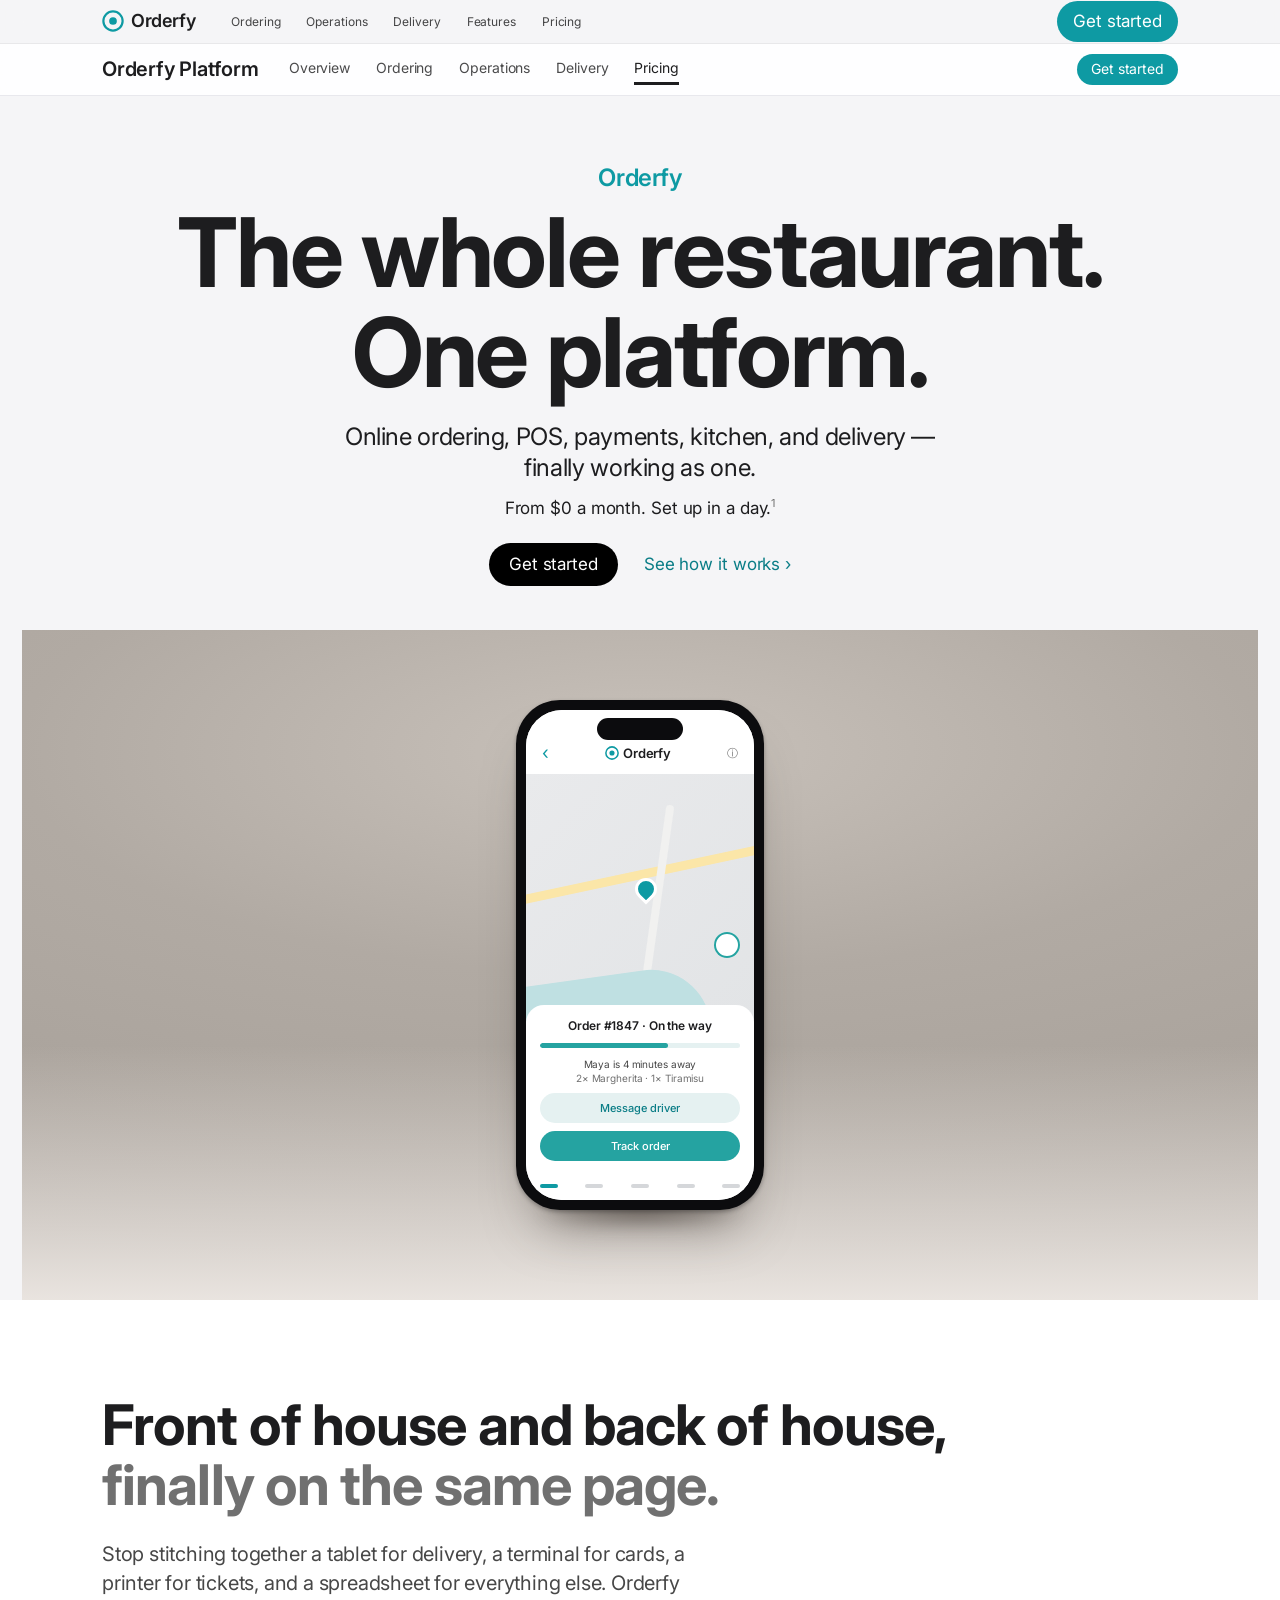
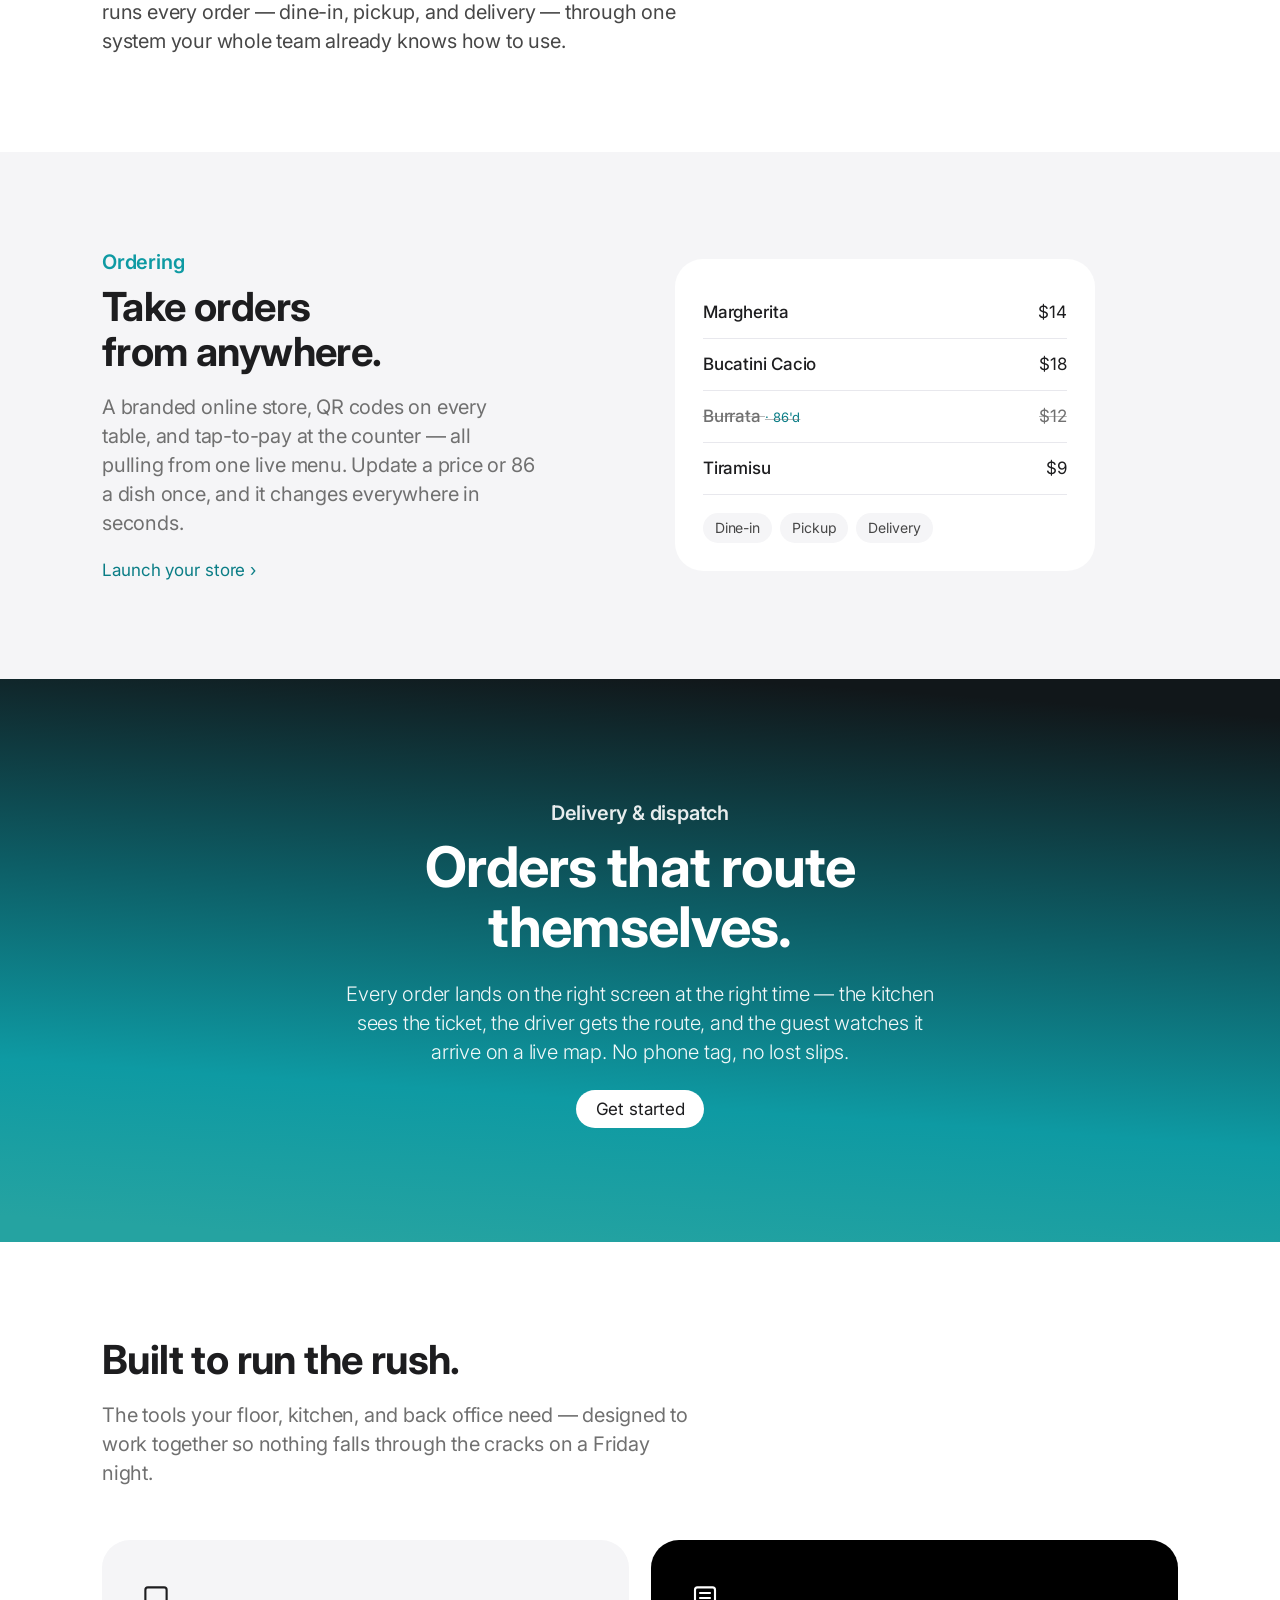
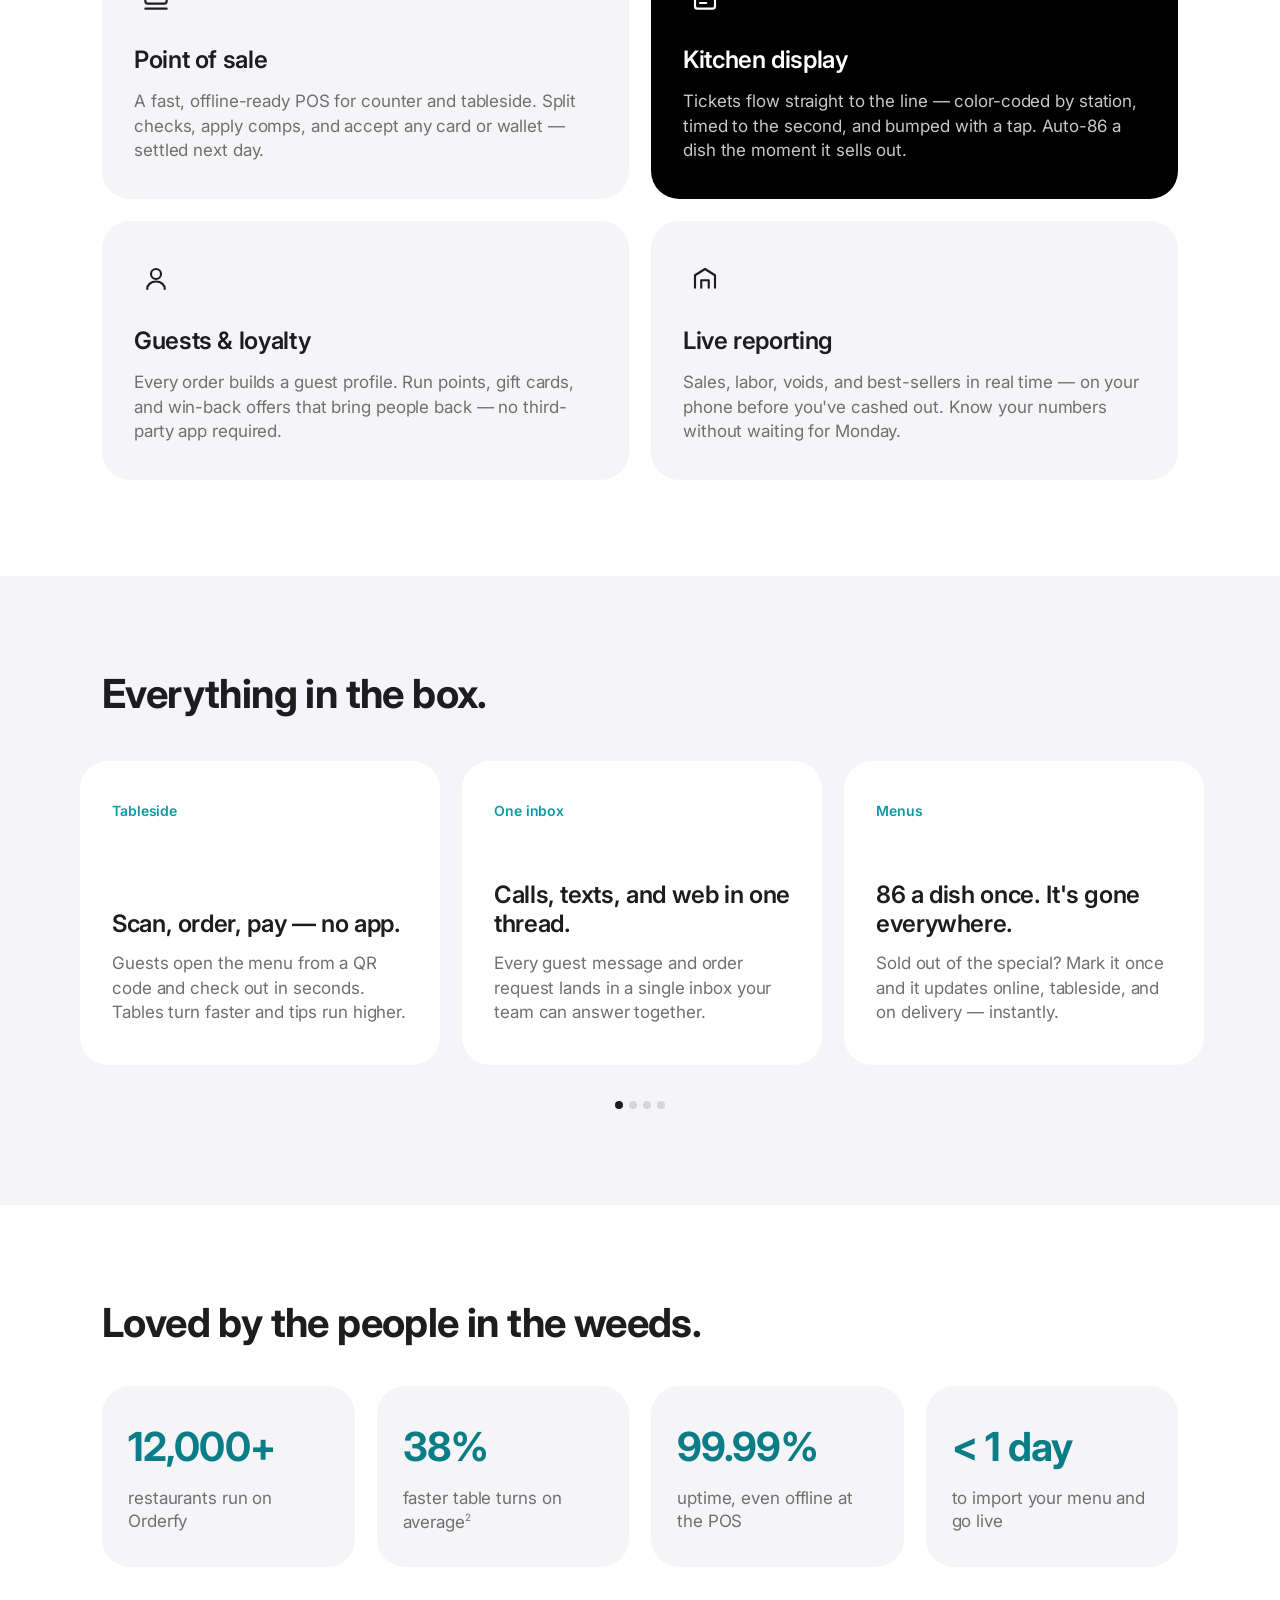
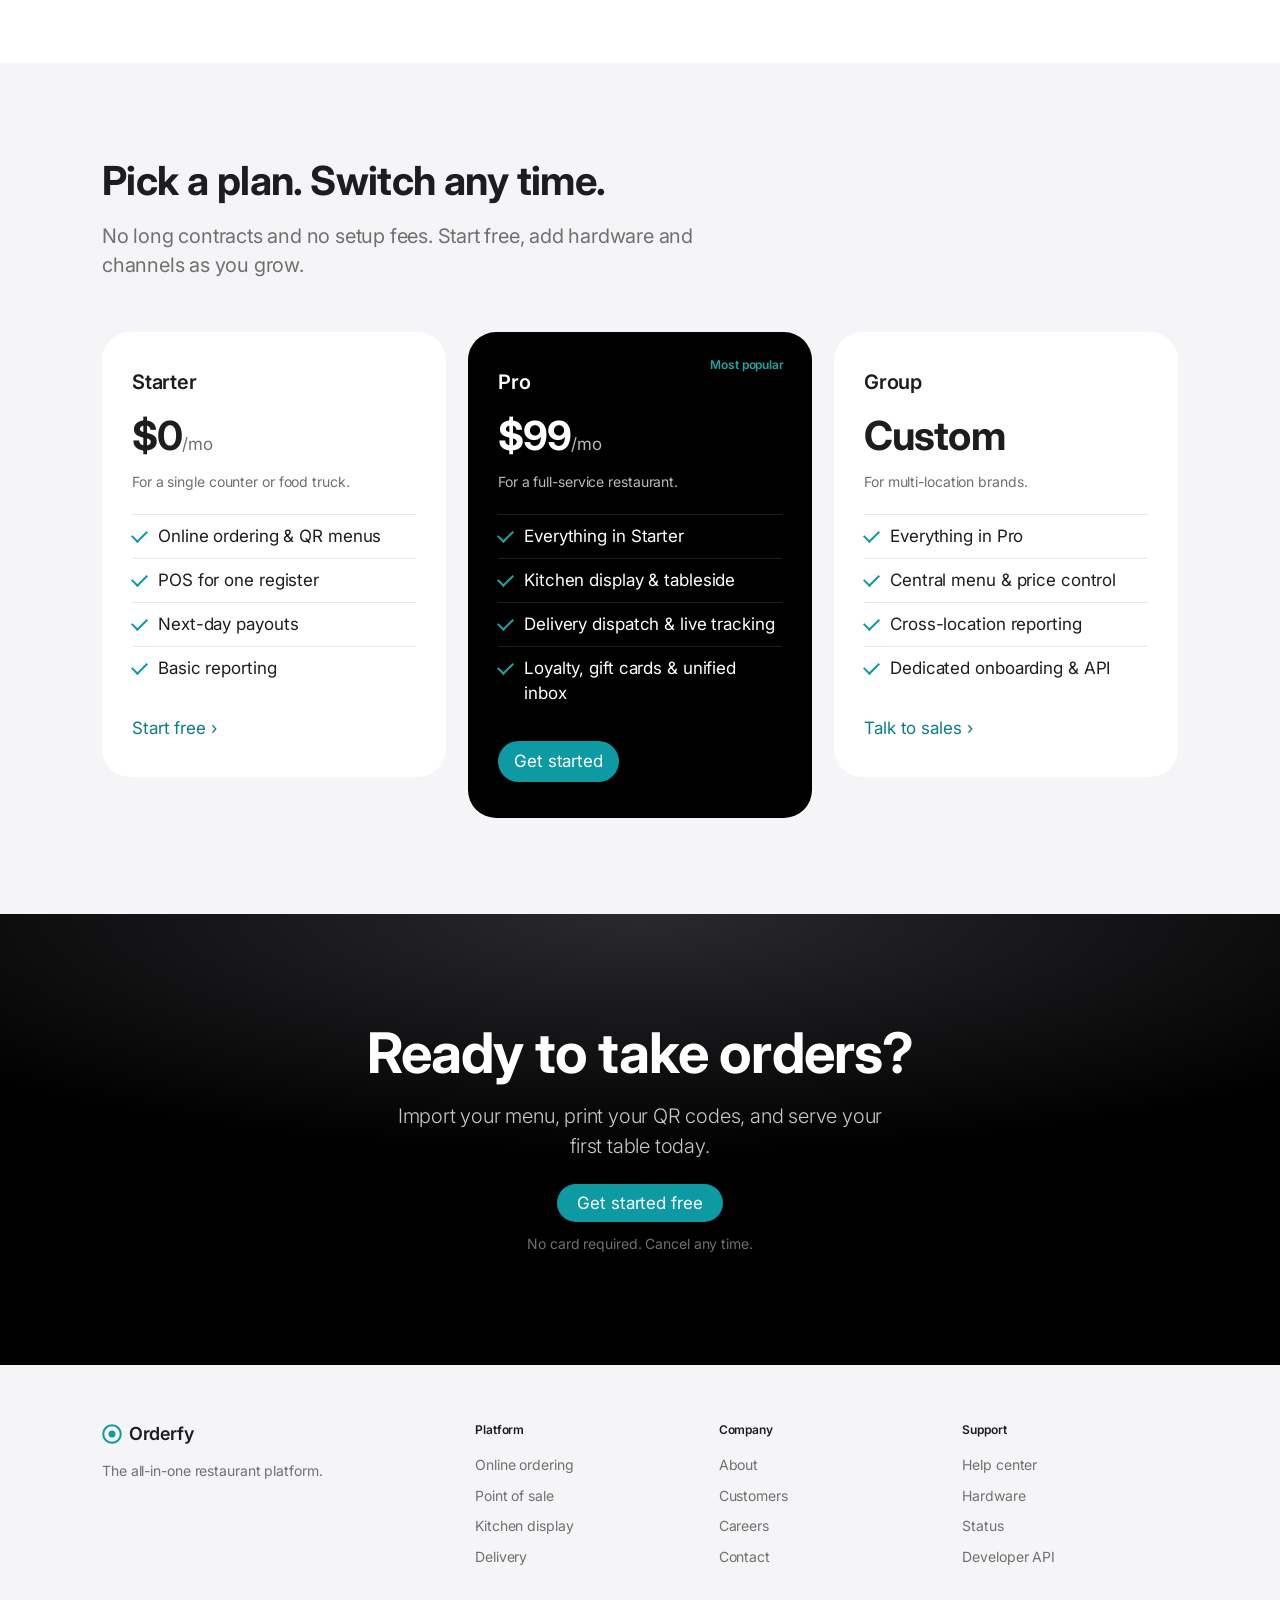
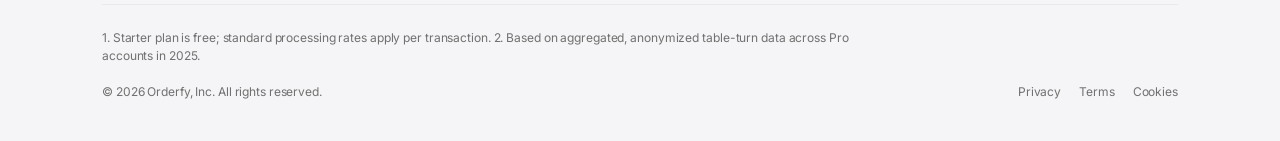
<file: index.html>
<!DOCTYPE html>
<html lang="en">
<head>
  <meta charset="UTF-8" />
  <meta name="viewport" content="width=device-width, initial-scale=1.0" />
  <title>Orderfy — The all-in-one restaurant platform</title>
  <meta name="description" content="Orderfy is the all-in-one platform to run your restaurant — online ordering, POS, payments, kitchen display, and delivery, in one place. Set up in a day." />
  <link rel="preconnect" href="https://fonts.googleapis.com" />
  <link rel="preconnect" href="https://fonts.gstatic.com" crossorigin />
  <link href="https://fonts.googleapis.com/css2?family=Inter:wght@300;400;500;600;700&display=swap" rel="stylesheet" />
  <link rel="stylesheet" href="styles.css" />
</head>
<body id="top">
  <!-- ===== Global navigation ===== -->
  <header class="globalnav" id="globalnav">
    <div class="globalnav-inner">
      <a href="#top" class="brand" aria-label="Orderfy home">
        <svg class="brand-mark" width="22" height="22" viewBox="0 0 24 24" aria-hidden="true">
          <circle cx="12" cy="12" r="10.5" fill="none" stroke="currentColor" stroke-width="2.4"/>
          <circle cx="12" cy="12" r="4.2" fill="currentColor"/>
        </svg>
        <span class="brand-word">Orderfy</span>
      </a>
      <nav class="globalnav-links" aria-label="Primary">
        <a href="#ordering">Ordering</a>
        <a href="#operations">Operations</a>
        <a href="#delivery">Delivery</a>
        <a href="#highlights">Features</a>
        <a href="#pricing">Pricing</a>
      </nav>
      <a href="#pricing" class="btn-buy">Get started</a>
    </div>
  </header>

  <!-- ===== Sticky product sub-nav ===== -->
  <nav class="subnav" id="subnav" aria-label="Page sections">
    <div class="subnav-inner">
      <span class="subnav-title">Orderfy Platform</span>
      <div class="subnav-links">
        <a href="#top" class="is-active">Overview</a>
        <a href="#ordering">Ordering</a>
        <a href="#operations">Operations</a>
        <a href="#delivery">Delivery</a>
        <a href="#pricing">Pricing</a>
      </div>
      <a href="#pricing" class="btn-buy btn-buy-sm">Get started</a>
    </div>
  </nav>

  <main>
    <!-- ===== Hero ===== -->
    <section class="hero">
      <p class="hero-eyebrow">Orderfy</p>
      <h1 class="hero-title">The whole restaurant.<br />One platform.</h1>
      <p class="hero-sub">Online ordering, POS, payments, kitchen, and delivery — finally working as one.</p>
      <p class="hero-price">From $0 a month. Set up in a day.<sup>1</sup></p>
      <div class="hero-actions">
        <a href="#pricing" class="btn-pill-dark">Get started</a>
        <a href="#ordering" class="link-arrow">See how it works ›</a>
      </div>

      <!-- Animated product stage — replays the brand film: logo, then a phone
           that flips from its back to reveal the live-order app, settling in
           the warm studio and floating gently. -->
      <div class="stage">
        <div class="intro-logo" aria-hidden="true">
          <svg width="46" height="46" viewBox="0 0 24 24">
            <circle cx="12" cy="12" r="10.5" fill="none" stroke="currentColor" stroke-width="2.4"/>
            <circle cx="12" cy="12" r="4.2" fill="currentColor"/>
          </svg>
          <span>Orderfy</span>
        </div>
        <div class="stage-shadow" aria-hidden="true"></div>
        <div class="phone-floater">
          <div class="phone-flip">
            <div class="phone-back" aria-hidden="true">
              <span class="cam">
                <span></span><span></span><span></span>
              </span>
            </div>
            <div class="phone phone-front" role="img" aria-label="The Orderfy app showing a live driver on a map with an active order card">
              <div class="phone-notch"></div>
              <div class="phone-screen">
            <div class="app-topbar">
              <span class="app-back">‹</span>
              <span class="app-brand">
                <svg width="14" height="14" viewBox="0 0 24 24" aria-hidden="true">
                  <circle cx="12" cy="12" r="10.5" fill="none" stroke="currentColor" stroke-width="2.6"/>
                  <circle cx="12" cy="12" r="4.4" fill="currentColor"/>
                </svg>
                Orderfy
              </span>
              <span class="app-info">ⓘ</span>
            </div>
            <div class="app-map">
              <span class="map-road map-road-1"></span>
              <span class="map-road map-road-2"></span>
              <span class="map-river"></span>
              <span class="map-pin"></span>
              <span class="map-driver"></span>
            </div>
            <div class="app-card">
              <p class="app-card-title">Order #1847 · On the way</p>
              <div class="app-progress"><span></span></div>
              <p class="app-card-line">Maya is 4 minutes away</p>
              <p class="app-card-line app-card-muted">2× Margherita · 1× Tiramisu</p>
              <button class="app-btn-ghost" type="button">Message driver</button>
              <button class="app-btn-primary" type="button">Track order</button>
            </div>
            <div class="app-tabbar">
              <span class="is-active"></span><span></span><span></span><span></span><span></span>
            </div>
              </div>
            </div>
          </div>
        </div>
      </div>
    </section>

    <!-- ===== Intro statement (white band) ===== -->
    <section class="band band-white">
      <div class="container">
        <h2 class="band-statement">
          Front of house and back of house,
          <span class="muted">finally on the same page.</span>
        </h2>
        <p class="band-lead">
          Stop stitching together a tablet for delivery, a terminal for cards, a printer for
          tickets, and a spreadsheet for everything else. Orderfy runs every order — dine-in,
          pickup, and delivery — through one system your whole team already knows how to use.
        </p>
      </div>
    </section>

    <!-- ===== Ordering: 2-column split (fog band) ===== -->
    <section class="band band-fog" id="ordering">
      <div class="container split">
        <div class="split-text">
          <p class="kicker">Ordering</p>
          <h2 class="heading">Take orders<br />from anywhere.</h2>
          <p class="copy">
            A branded online store, QR codes on every table, and tap-to-pay at the counter —
            all pulling from one live menu. Update a price or 86 a dish once, and it changes
            everywhere in seconds.
          </p>
          <a href="#pricing" class="link-inline">Launch your store ›</a>
        </div>
        <div class="split-visual">
          <div class="mini-card">
            <div class="menu-row"><span class="menu-name">Margherita</span><span class="menu-price">$14</span></div>
            <div class="menu-row"><span class="menu-name">Bucatini Cacio</span><span class="menu-price">$18</span></div>
            <div class="menu-row menu-86"><span class="menu-name">Burrata <em>· 86'd</em></span><span class="menu-price">$12</span></div>
            <div class="menu-row"><span class="menu-name">Tiramisu</span><span class="menu-price">$9</span></div>
            <div class="menu-foot">
              <span class="chip">Dine-in</span>
              <span class="chip">Pickup</span>
              <span class="chip">Delivery</span>
            </div>
          </div>
        </div>
      </div>
    </section>

    <!-- ===== Teal gradient showcase (full bleed) ===== -->
    <section class="showcase" id="delivery">
      <div class="showcase-inner">
        <p class="showcase-kicker">Delivery &amp; dispatch</p>
        <h2 class="showcase-title">Orders that route themselves.</h2>
        <p class="showcase-sub">
          Every order lands on the right screen at the right time — the kitchen sees the ticket,
          the driver gets the route, and the guest watches it arrive on a live map. No phone tag,
          no lost slips.
        </p>
        <a href="#pricing" class="btn-pill-dark">Get started</a>
      </div>
    </section>

    <!-- ===== Operations: 2x2 feature grid (white band) ===== -->
    <section class="band band-white" id="operations">
      <div class="container">
        <header class="section-head">
          <h2 class="heading">Built to run the rush.</h2>
          <p class="copy copy-wide">
            The tools your floor, kitchen, and back office need — designed to work together
            so nothing falls through the cracks on a Friday night.
          </p>
        </header>
        <div class="grid-2x2">
          <article class="feature-card">
            <div class="card-icon">
              <svg viewBox="0 0 24 24" aria-hidden="true"><rect x="3.5" y="3.5" width="17" height="13" rx="2"/><line x1="3.5" y1="20.5" x2="20.5" y2="20.5"/></svg>
            </div>
            <h3 class="card-title">Point of sale</h3>
            <p class="card-copy">A fast, offline-ready POS for counter and tableside. Split checks, apply comps, and accept any card or wallet — settled next day.</p>
          </article>
          <article class="feature-card feature-card-dark">
            <div class="card-icon">
              <svg viewBox="0 0 24 24" aria-hidden="true"><rect x="4" y="3.5" width="16" height="17" rx="2"/><line x1="8" y1="8" x2="16" y2="8"/><line x1="8" y1="12" x2="16" y2="12"/><line x1="8" y1="16" x2="13" y2="16"/></svg>
            </div>
            <h3 class="card-title">Kitchen display</h3>
            <p class="card-copy">Tickets flow straight to the line — color-coded by station, timed to the second, and bumped with a tap. Auto-86 a dish the moment it sells out.</p>
          </article>
          <article class="feature-card">
            <div class="card-icon">
              <svg viewBox="0 0 24 24" aria-hidden="true"><circle cx="12" cy="8" r="4"/><path d="M5 20c0-3.5 3-6 7-6s7 2.5 7 6"/></svg>
            </div>
            <h3 class="card-title">Guests &amp; loyalty</h3>
            <p class="card-copy">Every order builds a guest profile. Run points, gift cards, and win-back offers that bring people back — no third-party app required.</p>
          </article>
          <article class="feature-card">
            <div class="card-icon">
              <svg viewBox="0 0 24 24" aria-hidden="true"><path d="M4 19V9l8-5 8 5v10"/><path d="M9 19v-6h6v6"/></svg>
            </div>
            <h3 class="card-title">Live reporting</h3>
            <p class="card-copy">Sales, labor, voids, and best-sellers in real time — on your phone before you've cashed out. Know your numbers without waiting for Monday.</p>
          </article>
        </div>
      </div>
    </section>

    <!-- ===== Highlights carousel (fog band) ===== -->
    <section class="band band-fog" id="highlights">
      <div class="container">
        <h2 class="heading section-head-tight">Everything in the box.</h2>
      </div>
      <div class="carousel" role="list">
        <article class="slide" role="listitem">
          <p class="slide-eyebrow">Tableside</p>
          <h3 class="slide-title">Scan, order, pay — no app.</h3>
          <p class="slide-copy">Guests open the menu from a QR code and check out in seconds. Tables turn faster and tips run higher.</p>
        </article>
        <article class="slide" role="listitem">
          <p class="slide-eyebrow">One inbox</p>
          <h3 class="slide-title">Calls, texts, and web in one thread.</h3>
          <p class="slide-copy">Every guest message and order request lands in a single inbox your team can answer together.</p>
        </article>
        <article class="slide" role="listitem">
          <p class="slide-eyebrow">Menus</p>
          <h3 class="slide-title">86 a dish once. It's gone everywhere.</h3>
          <p class="slide-copy">Sold out of the special? Mark it once and it updates online, tableside, and on delivery — instantly.</p>
        </article>
        <article class="slide" role="listitem">
          <p class="slide-eyebrow">Payments</p>
          <h3 class="slide-title">Tap, chip, wallet, or online.</h3>
          <p class="slide-copy">One flat rate across every channel, with deposits the next business day and no surprise fees.</p>
        </article>
      </div>
      <div class="dots" aria-hidden="true">
        <span class="dot is-active"></span><span class="dot"></span><span class="dot"></span><span class="dot"></span>
      </div>
    </section>

    <!-- ===== Numbers band (white) ===== -->
    <section class="band band-white">
      <div class="container">
        <h2 class="heading section-head-tight">Loved by the people in the weeds.</h2>
        <div class="stats">
          <div class="stat"><span class="stat-num">12,000+</span><span class="stat-label">restaurants run on Orderfy</span></div>
          <div class="stat"><span class="stat-num">38%</span><span class="stat-label">faster table turns on average<sup>2</sup></span></div>
          <div class="stat"><span class="stat-num">99.99%</span><span class="stat-label">uptime, even offline at the POS</span></div>
          <div class="stat"><span class="stat-num">&lt; 1 day</span><span class="stat-label">to import your menu and go live</span></div>
        </div>
      </div>
    </section>

    <!-- ===== Pricing (fog band) ===== -->
    <section class="band band-fog" id="pricing">
      <div class="container">
        <header class="section-head">
          <h2 class="heading">Pick a plan. Switch any time.</h2>
          <p class="copy copy-wide">No long contracts and no setup fees. Start free, add hardware and channels as you grow.</p>
        </header>
        <div class="plans">
          <article class="plan">
            <h3 class="plan-name">Starter</h3>
            <p class="plan-price">$0<span>/mo</span></p>
            <p class="plan-note">For a single counter or food truck.</p>
            <ul class="plan-list">
              <li>Online ordering &amp; QR menus</li>
              <li>POS for one register</li>
              <li>Next-day payouts</li>
              <li>Basic reporting</li>
            </ul>
            <a href="#" class="plan-cta link-inline">Start free ›</a>
          </article>
          <article class="plan plan-featured">
            <span class="plan-badge">Most popular</span>
            <h3 class="plan-name">Pro</h3>
            <p class="plan-price">$99<span>/mo</span></p>
            <p class="plan-note">For a full-service restaurant.</p>
            <ul class="plan-list">
              <li>Everything in Starter</li>
              <li>Kitchen display &amp; tableside</li>
              <li>Delivery dispatch &amp; live tracking</li>
              <li>Loyalty, gift cards &amp; unified inbox</li>
            </ul>
            <a href="#" class="btn-buy plan-cta-buy">Get started</a>
          </article>
          <article class="plan">
            <h3 class="plan-name">Group</h3>
            <p class="plan-price">Custom</p>
            <p class="plan-note">For multi-location brands.</p>
            <ul class="plan-list">
              <li>Everything in Pro</li>
              <li>Central menu &amp; price control</li>
              <li>Cross-location reporting</li>
              <li>Dedicated onboarding &amp; API</li>
            </ul>
            <a href="#" class="plan-cta link-inline">Talk to sales ›</a>
          </article>
        </div>
      </div>
    </section>

    <!-- ===== Closing CTA (dark stage) ===== -->
    <section class="cta">
      <div class="container center">
        <h2 class="cta-title">Ready to take orders?</h2>
        <p class="cta-sub">Import your menu, print your QR codes, and serve your first table today.</p>
        <a href="#" class="btn-pill-dark">Get started free</a>
        <p class="cta-fine">No card required. Cancel any time.</p>
      </div>
    </section>
  </main>

  <!-- ===== Footer ===== -->
  <footer class="footer">
    <div class="container">
      <div class="footer-grid">
        <div class="footer-brand">
          <a href="#top" class="brand">
            <svg class="brand-mark" width="20" height="20" viewBox="0 0 24 24" aria-hidden="true">
              <circle cx="12" cy="12" r="10.5" fill="none" stroke="currentColor" stroke-width="2.4"/>
              <circle cx="12" cy="12" r="4.2" fill="currentColor"/>
            </svg>
            <span class="brand-word">Orderfy</span>
          </a>
          <p class="footer-tag">The all-in-one restaurant platform.</p>
        </div>
        <div class="footer-col">
          <h4>Platform</h4>
          <a href="#ordering">Online ordering</a>
          <a href="#operations">Point of sale</a>
          <a href="#operations">Kitchen display</a>
          <a href="#delivery">Delivery</a>
        </div>
        <div class="footer-col">
          <h4>Company</h4>
          <a href="#">About</a>
          <a href="#">Customers</a>
          <a href="#">Careers</a>
          <a href="#">Contact</a>
        </div>
        <div class="footer-col">
          <h4>Support</h4>
          <a href="#">Help center</a>
          <a href="#">Hardware</a>
          <a href="#">Status</a>
          <a href="#">Developer API</a>
        </div>
      </div>
      <div class="footer-fine">
        <p>1. Starter plan is free; standard processing rates apply per transaction. 2. Based on aggregated, anonymized table-turn data across Pro accounts in 2025.</p>
        <div class="footer-bottom">
          <span>© 2026 Orderfy, Inc. All rights reserved.</span>
          <span class="footer-legal"><a href="#">Privacy</a><a href="#">Terms</a><a href="#">Cookies</a></span>
        </div>
      </div>
    </div>
  </footer>

  <script src="script.js"></script>
</body>
</html>
</file>
<file: styles.css>
/* =========================================================
   Orderfy — Apple "gallery wall" style reference (design.md)
   Single accent swapped from Azure blue to the Orderfy teal
   sampled from the brand film; warm-taupe studio stage echoes
   the product video. Elevation is color-value only — no shadows
   on content cards (the phone/stage keep film-accurate depth).
   ========================================================= */

:root {
  /* Neutrals (Apple) */
  --color-ink: #1d1d1f;
  --color-graphite: #707070;
  --color-slate: #474747;
  --color-ash: #333333;
  --color-fog: #f5f5f7;
  --color-snow: #ffffff;
  --color-obsidian: #000000;
  --color-silver-mist: #e8e8ed;

  /* Orderfy brand teal — the sole permission-to-act color.
     Sampled from the logo (#0096a2) and CTA button (#25a3a1). */
  --color-teal: #0e9aa3;          /* primary CTA fill */
  --color-teal-deep: #0a7d86;     /* darker — inline links / hover */
  --color-teal-bright: #25a3a1;   /* app accent / progress */

  /* Warm taupe studio (from the brand film) */
  --taupe-top: #b1aaa3;
  --taupe-bottom: #d6cfc9;

  /* Typography — Inter substitutes for SF Pro per design.md */
  --font-display: 'Inter', ui-sans-serif, system-ui, -apple-system, BlinkMacSystemFont, "Segoe UI", Roboto, sans-serif;
  --font-text: var(--font-display);

  /* Type scale */
  --text-caption: 12px;
  --text-body-sm: 14px;
  --text-body: 17px;
  --text-subheading: 20px;
  --text-heading-sm: 24px;
  --text-heading: 40px;
  --text-heading-lg: 56px;
  --text-display: 96px;

  /* Radii */
  --radius-cards: 28px;
  --radius-pill: 999px;

  /* Layout */
  --page-max: 1120px;
  --nav-h: 44px;
  --subnav-h: 52px;
}

* { box-sizing: border-box; margin: 0; padding: 0; }

html { scroll-behavior: smooth; scroll-padding-top: calc(var(--nav-h) + var(--subnav-h)); }

body {
  font-family: var(--font-text);
  background: var(--color-fog);
  color: var(--color-ink);
  font-size: var(--text-body);
  line-height: 1.47;
  letter-spacing: -0.1px;
  -webkit-font-smoothing: antialiased;
  text-rendering: optimizeLegibility;
}

a { color: inherit; text-decoration: none; }

.container { max-width: var(--page-max); margin: 0 auto; padding: 0 22px; }
.center { text-align: center; }

/* ===================== Global nav ===================== */
.globalnav {
  position: sticky; top: 0; z-index: 60;
  height: var(--nav-h);
  background: rgba(245, 245, 247, 0.8);
  backdrop-filter: saturate(180%) blur(20px);
  -webkit-backdrop-filter: saturate(180%) blur(20px);
  border-bottom: 1px solid rgba(0, 0, 0, 0.05);
}
.globalnav-inner {
  max-width: var(--page-max); margin: 0 auto; height: 100%;
  display: flex; align-items: center; gap: 28px;
  padding: 0 22px;
}
.brand { display: inline-flex; align-items: center; gap: 7px; color: var(--color-teal); }
.brand-mark { color: var(--color-teal); flex: none; }
.brand-word { font-size: 18px; font-weight: 600; letter-spacing: -0.4px; color: var(--color-ink); }
.globalnav-links { display: flex; gap: 26px; margin-left: 8px; }
.globalnav-links a {
  font-size: var(--text-caption); font-weight: 400; color: var(--color-ink);
  opacity: 0.82; transition: opacity 0.1s ease;
}
.globalnav-links a:hover { opacity: 1; }
.btn-buy {
  margin-left: auto;
  background: var(--color-teal); color: #fff;
  font-size: var(--text-body); font-weight: 400;
  padding: 8px 16px; border-radius: var(--radius-pill);
  transition: background-color 0.1s ease;
}
.btn-buy:hover { background: var(--color-teal-deep); }
.btn-buy-sm { font-size: var(--text-body-sm); padding: 5px 14px; }

/* ===================== Sticky sub-nav ===================== */
.subnav {
  position: sticky; top: var(--nav-h); z-index: 55;
  height: var(--subnav-h);
  background: rgba(255, 255, 255, 0.9);
  backdrop-filter: saturate(180%) blur(20px);
  -webkit-backdrop-filter: saturate(180%) blur(20px);
  border-bottom: 1px solid var(--color-silver-mist);
}
.subnav-inner {
  max-width: var(--page-max); margin: 0 auto; height: 100%;
  display: flex; align-items: center; gap: 24px; padding: 0 22px;
}
.subnav-title { font-size: var(--text-subheading); font-weight: 600; letter-spacing: -0.2px; }
.subnav-links { display: flex; gap: 26px; margin-left: 6px; }
.subnav-links a {
  font-size: var(--text-body-sm); color: var(--color-ink);
  opacity: 0.8; padding: 4px 0; border-bottom: 3px solid transparent;
  transition: opacity 0.1s ease;
}
.subnav-links a:hover { opacity: 1; }
.subnav-links a.is-active { opacity: 1; border-bottom-color: var(--color-ink); }
.subnav .btn-buy { margin-left: auto; }

@media (max-width: 720px) {
  .globalnav-links, .subnav-title, .subnav-links { display: none; }
}

/* ===================== Hero ===================== */
.hero { text-align: center; padding: 64px 22px 0; background: var(--color-fog); }
.hero-eyebrow {
  font-size: var(--text-heading-sm); font-weight: 600; letter-spacing: -0.36px;
  color: var(--color-teal); margin-bottom: 8px;
}
.hero-title {
  font-size: clamp(46px, 8.4vw, var(--text-display));
  font-weight: 700; line-height: 1.04; letter-spacing: -2.11px;
}
.hero-sub {
  font-size: var(--text-heading-sm); font-weight: 400; letter-spacing: -0.36px;
  color: var(--color-ink); margin: 18px auto 0; max-width: 640px; line-height: 1.3;
}
.hero-price { font-size: var(--text-body); margin-top: 12px; color: var(--color-ink); }
.hero-price sup { color: var(--color-graphite); font-size: 11px; }
.hero-actions {
  margin-top: 22px; display: flex; gap: 26px; justify-content: center; align-items: center;
}
.btn-pill-dark {
  background: var(--color-obsidian); color: #fff;
  font-size: var(--text-body); padding: 9px 20px; border-radius: var(--radius-pill);
  transition: opacity 0.1s ease;
}
.btn-pill-dark:hover { opacity: 0.86; }
.link-arrow, .link-inline { color: var(--color-teal-deep); font-size: var(--text-body); }
.link-arrow:hover, .link-inline:hover { text-decoration: underline; }

/* Warm studio stage (from the brand film) */
.stage {
  margin-top: 44px;
  background:
    radial-gradient(120% 80% at 50% 18%, #c8c1ba 0%, var(--taupe-top) 42%, #a59e97 100%);
  background-color: var(--taupe-top);
  width: 100%;
  padding: 70px 22px 90px;
  display: flex; justify-content: center;
  position: relative; overflow: hidden;
  perspective: 1400px;
}
.stage::after { /* soft floor light */
  content: ""; position: absolute; left: 0; right: 0; bottom: 0; height: 38%;
  background: linear-gradient(180deg, transparent, rgba(245, 240, 236, 0.85));
}

/* ---- Brand-film intro: logo, then a phone flips from back to front ---- */

/* Stage 1: the Orderfy logo, centered, fades out as the phone arrives */
.intro-logo {
  position: absolute; top: 50%; left: 50%;
  transform: translate(-50%, -50%);
  display: flex; align-items: center; gap: 14px;
  color: var(--color-teal); z-index: 4;
  animation: hero-logo 3.4s ease forwards;
}
.intro-logo svg { width: 46px; height: 46px; }
.intro-logo span { font-size: 48px; font-weight: 600; letter-spacing: -1.6px; }
@keyframes hero-logo {
  0%   { opacity: 0; transform: translate(-50%, -50%) scale(0.92); }
  14%  { opacity: 1; transform: translate(-50%, -50%) scale(1); }
  52%  { opacity: 1; transform: translate(-50%, -50%) scale(1); }
  74%  { opacity: 0; transform: translate(-50%, -50%) scale(1.04); }
  100% { opacity: 0; }
}

/* Soft floor shadow that breathes with the float */
.stage-shadow {
  position: absolute; bottom: 70px; left: 50%;
  width: 210px; height: 34px; border-radius: 50%;
  background: radial-gradient(ellipse at center, rgba(60,52,46,0.5), rgba(60,52,46,0) 70%);
  filter: blur(7px); z-index: 1;
  transform: translateX(-50%);
  opacity: 0;
  animation: shadow-in 1s ease 1.3s forwards, shadow-pulse 6s ease-in-out 4.6s infinite;
}
@keyframes shadow-in { to { opacity: 1; } }
@keyframes shadow-pulse {
  0%, 100% { transform: translateX(-50%) scale(1);    opacity: 0.55; }
  50%      { transform: translateX(-50%) scale(0.82); opacity: 0.38; }
}

/* Stage 2+3: floater handles the gentle vertical bob (after the reveal) */
.phone-floater {
  position: relative; z-index: 2;
  transform-style: preserve-3d;
  animation: phone-bob 6s ease-in-out 4.6s infinite backwards;
}
@keyframes phone-bob {
  0%, 100% { transform: translateY(0); }
  50%      { transform: translateY(-14px); }
}

/* The flip rig: rotates from the phone's back (~210°) round to the front (0°) */
.phone-flip {
  position: relative;
  width: 248px; height: 510px;
  transform-style: preserve-3d;
  animation: phone-reveal 3s ease 1.3s both;
}
@keyframes phone-reveal {
  0%   { opacity: 0; transform: rotateY(215deg) scale(0.9); }
  16%  { opacity: 1; transform: rotateY(188deg) scale(0.95); }
  100% { opacity: 1; transform: rotateY(0deg)   scale(1); }
}

/* Shared faces */
.phone-front, .phone-back {
  position: absolute; inset: 0;
  border-radius: 44px;
}
/* Cross-fade the two faces in lockstep with the flip. The swap happens at the
   edge-on moment (~58% of the reveal, angle ≈ 90°) where the phone is a thin
   sliver, so the front never shows mirrored. This is more reliable than
   backface-visibility, which composited overflow children (screen, map) ignore. */
.phone-front { animation: face-front 3s ease 1.3s both; }
.phone-back  { animation: face-back  3s ease 1.3s both; }
@keyframes face-front { 0%, 54% { opacity: 0; } 60%, 100% { opacity: 1; } }
@keyframes face-back  { 0%, 54% { opacity: 1; } 60%, 100% { opacity: 0; } }

/* Front face = the device + screen */
.phone {
  background: #0c0c0e;
  padding: 10px;
  box-shadow: 0 2px 4px rgba(0,0,0,0.3), 0 36px 50px -22px rgba(60,52,46,0.5);
}

/* Back face = dark titanium with a camera bump */
.phone-back {
  background: linear-gradient(150deg, #46464a 0%, #232326 55%, #161618 100%);
  transform: rotateY(180deg);
  box-shadow: 0 2px 4px rgba(0,0,0,0.3), 0 36px 50px -22px rgba(60,52,46,0.5);
}
.phone-back .cam {
  position: absolute; top: 20px; left: 20px;
  width: 84px; height: 84px; padding: 11px;
  border-radius: 24px;
  background: rgba(0,0,0,0.32);
  display: grid; grid-template-columns: 1fr 1fr; grid-template-rows: 1fr 1fr; gap: 8px;
}
.phone-back .cam span {
  width: 28px; height: 28px; border-radius: 50%;
  background: radial-gradient(circle at 35% 30%, #6a6a6f, #0c0c0e 70%);
  box-shadow: inset 0 0 0 2px #2c2c30;
}
.phone-back .cam span:nth-child(3) { grid-column: 1; }
.phone-notch {
  position: absolute; top: 18px; left: 50%; transform: translateX(-50%);
  width: 86px; height: 22px; background: #0c0c0e; border-radius: 999px; z-index: 4;
}
.phone-screen {
  width: 100%; height: 100%; background: #f3f4f5; border-radius: 36px; overflow: hidden;
  display: flex; flex-direction: column;
}
.app-topbar {
  display: flex; align-items: center; justify-content: space-between;
  padding: 30px 16px 8px; background: #fff; font-size: 11px; color: var(--color-graphite);
}
.app-back { font-size: 18px; color: var(--color-teal); }
.app-brand { display: inline-flex; align-items: center; gap: 4px; font-size: 13px; font-weight: 600; color: var(--color-ink); }
.app-brand svg { color: var(--color-teal); }
.app-map {
  position: relative; flex: 1; min-height: 150px;
  background:
    linear-gradient(135deg, #e9eaec 0%, #e2e4e6 100%);
  overflow: hidden;
}
.map-road { position: absolute; background: #fbe6a8; border-radius: 4px; }
.map-road-1 { top: 38%; left: -10%; width: 130%; height: 9px; transform: rotate(-12deg); }
.map-road-2 { top: 12%; left: 55%; width: 8px; height: 90%; transform: rotate(8deg); background: #f1f1f0; }
.map-river { position: absolute; bottom: -10%; left: -10%; width: 90%; height: 70px; background: #bfe0e2; border-radius: 0 60px 0 0; transform: rotate(-8deg); }
.map-pin {
  position: absolute; top: 42%; left: 48%; width: 22px; height: 22px;
  background: var(--color-teal); border-radius: 50% 50% 50% 0; transform: rotate(-45deg);
  border: 3px solid #fff;
}
.map-driver {
  position: absolute; top: 64%; right: 14px; width: 26px; height: 26px;
  background: #fff; border-radius: 50%;
  box-shadow: inset 0 0 0 2px var(--color-teal-bright);
}
.app-card { background: #fff; padding: 12px 14px 14px; border-radius: 18px 18px 0 0; margin-top: -16px; position: relative; z-index: 3; }
.app-card-title { font-size: 12px; font-weight: 600; color: var(--color-ink); }
.app-progress { height: 5px; border-radius: 999px; background: #e5f1f1; margin: 8px 0 9px; overflow: hidden; }
.app-progress span { display: block; height: 100%; width: 64%; background: var(--color-teal-bright); border-radius: 999px; }
.app-card-line { font-size: 10px; color: var(--color-slate); line-height: 1.4; }
.app-card-muted { color: var(--color-graphite); }
.app-btn-ghost, .app-btn-primary {
  width: 100%; border: 0; border-radius: 999px; font-size: 11px; font-weight: 500;
  padding: 8px 0; margin-top: 8px; cursor: pointer; font-family: inherit;
}
.app-btn-ghost { background: #e5f1f1; color: var(--color-teal-deep); }
.app-btn-primary { background: var(--color-teal-bright); color: #fff; }
.app-tabbar {
  display: flex; justify-content: space-around; padding: 9px 0 12px; background: #fff;
}
.app-tabbar span { width: 18px; height: 4px; border-radius: 999px; background: #d5d7da; }
.app-tabbar span.is-active { background: var(--color-teal); }

/* ===================== Bands ===================== */
.band { padding: 96px 0; }
.band-white { background: var(--color-snow); }
.band-fog { background: var(--color-fog); }

.band-statement {
  font-size: clamp(30px, 5vw, var(--text-heading-lg));
  font-weight: 700; line-height: 1.07; letter-spacing: -0.9px; max-width: 880px;
}
.band-statement .muted { color: var(--color-graphite); }
.band-lead {
  margin-top: 24px; max-width: 620px;
  font-size: var(--text-subheading); font-weight: 400; letter-spacing: -0.2px;
  line-height: 1.45; color: var(--color-slate);
}

.heading {
  font-size: clamp(30px, 4.4vw, var(--text-heading));
  font-weight: 700; line-height: 1.12; letter-spacing: -0.6px;
}
.kicker { font-size: var(--text-subheading); font-weight: 600; color: var(--color-teal); letter-spacing: -0.2px; margin-bottom: 8px; }
.copy {
  margin-top: 18px; color: var(--color-graphite);
  font-size: var(--text-subheading); font-weight: 400; letter-spacing: -0.2px; line-height: 1.45;
}
.copy-wide { max-width: 600px; }

.section-head { margin-bottom: 52px; }
.section-head-tight { margin-bottom: 40px; }

/* ---- Split layout ---- */
.split { display: grid; grid-template-columns: 0.85fr 1.15fr; gap: 56px; align-items: center; }
.split-text .link-inline { display: inline-block; margin-top: 20px; }
.split-visual { display: flex; justify-content: center; }

.mini-card {
  background: var(--color-snow); border-radius: var(--radius-cards);
  padding: 28px; width: 100%; max-width: 420px;
}
.menu-row { display: flex; justify-content: space-between; align-items: baseline; padding: 13px 0; border-bottom: 1px solid var(--color-silver-mist); }
.menu-name { font-size: var(--text-body); font-weight: 500; }
.menu-name em { color: var(--color-graphite); font-style: normal; font-weight: 400; font-size: 13px; }
.menu-price { font-size: var(--text-body); color: var(--color-ink); }
.menu-86 .menu-name, .menu-86 .menu-price { color: var(--color-graphite); text-decoration: line-through; text-decoration-color: rgba(112,112,112,0.5); }
.menu-86 .menu-name em { text-decoration: none; color: var(--color-teal-deep); }
.menu-foot { display: flex; gap: 8px; margin-top: 18px; }
.chip {
  font-size: var(--text-body-sm); padding: 5px 12px; border-radius: 999px;
  background: var(--color-fog); color: var(--color-slate);
}

/* ===================== Teal gradient showcase ===================== */
.showcase {
  /* dark-to-teal theatrical gradient, mirroring the design.md finish showcases */
  background: linear-gradient(184deg, #11171a 6%, #0d5e66 42%, var(--color-teal) 72%, var(--color-teal-bright) 96%);
  color: #fff; text-align: center;
  padding: 120px 22px;
}
.showcase-inner { max-width: 720px; margin: 0 auto; }
.showcase-kicker { font-size: var(--text-subheading); font-weight: 600; letter-spacing: -0.2px; opacity: 0.9; }
.showcase-title { font-size: clamp(34px, 5vw, var(--text-heading-lg)); font-weight: 700; line-height: 1.07; letter-spacing: -0.9px; margin-top: 10px; }
.showcase-sub { font-size: var(--text-subheading); font-weight: 300; line-height: 1.45; letter-spacing: -0.2px; margin: 22px auto 30px; max-width: 600px; opacity: 0.95; }
.showcase .btn-pill-dark { background: #fff; color: var(--color-ink); }
.showcase .btn-pill-dark:hover { opacity: 0.9; }

/* ===================== 2x2 feature grid ===================== */
.grid-2x2 { display: grid; grid-template-columns: 1fr 1fr; gap: 22px; }
.feature-card {
  background: var(--color-fog); border-radius: var(--radius-cards);
  padding: 36px 32px; min-height: 240px;
}
.feature-card-dark { background: var(--color-obsidian); color: #fff; }
.card-icon {
  width: 44px; height: 44px; margin-bottom: 22px;
  display: flex; align-items: center; justify-content: center;
}
.card-icon svg { width: 30px; height: 30px; fill: none; stroke: var(--color-ink); stroke-width: 1.7; stroke-linecap: round; stroke-linejoin: round; }
.feature-card-dark .card-icon svg { stroke: #fff; }
.card-title { font-size: var(--text-heading-sm); font-weight: 600; letter-spacing: -0.36px; }
.card-copy { margin-top: 12px; font-size: var(--text-body); color: var(--color-graphite); line-height: 1.45; }
.feature-card-dark .card-copy { color: #c8c8cc; }

/* ===================== Carousel ===================== */
.carousel {
  display: flex; gap: 22px; overflow-x: auto; scroll-snap-type: x mandatory;
  padding: 4px 22px 8px; max-width: calc(var(--page-max) + 44px); margin: 0 auto;
  -webkit-overflow-scrolling: touch;
}
.carousel::-webkit-scrollbar { display: none; }
.slide {
  flex: 0 0 360px; scroll-snap-align: center;
  background: var(--color-snow); border-radius: var(--radius-cards);
  padding: 40px 32px; min-height: 300px;
  display: flex; flex-direction: column;
}
.slide-eyebrow { font-size: var(--text-body-sm); font-weight: 600; color: var(--color-teal); margin-bottom: auto; }
.slide-title { font-size: var(--text-heading-sm); font-weight: 600; letter-spacing: -0.36px; margin-top: 60px; line-height: 1.2; }
.slide-copy { margin-top: 12px; font-size: var(--text-body); color: var(--color-graphite); line-height: 1.45; }
.dots { display: flex; gap: 6px; justify-content: center; margin-top: 28px; }
.dot { width: 8px; height: 8px; border-radius: 999px; background: rgba(210,210,215,0.9); }
.dot.is-active { background: var(--color-ink); }

/* ===================== Stats ===================== */
.stats { display: grid; grid-template-columns: repeat(4, 1fr); gap: 22px; }
.stat { background: var(--color-fog); border-radius: var(--radius-cards); padding: 32px 26px; }
.stat-num { display: block; font-size: var(--text-heading); font-weight: 700; letter-spacing: -0.9px; color: var(--color-teal-deep); }
.stat-label { display: block; margin-top: 10px; font-size: var(--text-body); color: var(--color-graphite); line-height: 1.4; }
.stat-label sup { font-size: 10px; }

/* ===================== Pricing ===================== */
.plans { display: grid; grid-template-columns: repeat(3, 1fr); gap: 22px; align-items: start; }
.plan { background: var(--color-snow); border-radius: var(--radius-cards); padding: 36px 30px; position: relative; }
.plan-featured { background: var(--color-obsidian); color: #fff; }
.plan-badge {
  position: absolute; top: 24px; right: 28px;
  font-size: var(--text-caption); font-weight: 600; color: var(--color-teal-bright);
}
.plan-name { font-size: var(--text-subheading); font-weight: 600; letter-spacing: -0.2px; }
.plan-price { font-size: var(--text-heading); font-weight: 700; letter-spacing: -0.9px; margin-top: 10px; }
.plan-price span { font-size: var(--text-body); font-weight: 400; color: var(--color-graphite); letter-spacing: -0.1px; }
.plan-featured .plan-price span { color: #b8babf; }
.plan-note { font-size: var(--text-body-sm); color: var(--color-graphite); margin-top: 6px; }
.plan-featured .plan-note { color: #b8babf; }
.plan-list { list-style: none; margin: 22px 0 26px; }
.plan-list li { font-size: var(--text-body); padding: 9px 0 9px 26px; position: relative; border-top: 1px solid var(--color-silver-mist); }
.plan-featured .plan-list li { border-top-color: rgba(255,255,255,0.12); }
.plan-list li::before {
  content: ""; position: absolute; left: 0; top: 15px;
  width: 13px; height: 7px; border-left: 2px solid var(--color-teal); border-bottom: 2px solid var(--color-teal);
  transform: rotate(-45deg);
}
.plan-featured .plan-list li::before { border-color: var(--color-teal-bright); }
.plan-cta { display: inline-block; }
.plan-cta-buy { display: inline-block; margin-left: 0; }

/* ===================== CTA ===================== */
.cta {
  background:
    radial-gradient(120% 90% at 50% 0%, #2a2a2e 0%, var(--color-obsidian) 60%);
  color: #fff; padding: 110px 0;
}
.cta-title { font-size: clamp(32px, 5vw, var(--text-heading-lg)); font-weight: 700; line-height: 1.07; letter-spacing: -0.9px; }
.cta-sub { font-size: var(--text-subheading); font-weight: 300; color: #c8c8cc; margin: 18px auto 30px; max-width: 520px; letter-spacing: -0.2px; }
.cta .btn-pill-dark { background: var(--color-teal); }
.cta .btn-pill-dark:hover { background: var(--color-teal-deep); opacity: 1; }
.cta-fine { margin-top: 18px; font-size: var(--text-body-sm); color: var(--color-graphite); }

/* ===================== Footer ===================== */
.footer { background: var(--color-fog); padding: 56px 0 40px; font-size: var(--text-body-sm); color: var(--color-graphite); }
.footer-grid { display: grid; grid-template-columns: 1.6fr 1fr 1fr 1fr; gap: 28px; padding-bottom: 32px; border-bottom: 1px solid var(--color-silver-mist); }
.footer-tag { margin-top: 12px; max-width: 240px; line-height: 1.4; }
.footer-col h4 { font-size: var(--text-caption); font-weight: 600; color: var(--color-ink); margin-bottom: 12px; }
.footer-col a { display: block; padding: 5px 0; color: var(--color-graphite); transition: color 0.1s ease; }
.footer-col a:hover { color: var(--color-ink); }
.footer-fine { padding-top: 24px; }
.footer-fine > p { font-size: var(--text-caption); line-height: 1.5; max-width: 760px; }
.footer-bottom { display: flex; justify-content: space-between; flex-wrap: wrap; gap: 12px; margin-top: 18px; font-size: var(--text-caption); }
.footer-legal a { margin-left: 18px; }
.footer-legal a:hover { color: var(--color-ink); }

/* ===================== Responsive ===================== */
@media (max-width: 900px) {
  .split { grid-template-columns: 1fr; gap: 32px; }
  .grid-2x2 { grid-template-columns: 1fr; }
  .stats { grid-template-columns: 1fr 1fr; }
  .plans { grid-template-columns: 1fr; }
  .footer-grid { grid-template-columns: 1fr 1fr; }
}
@media (max-width: 560px) {
  .band { padding: 64px 0; }
  .stats { grid-template-columns: 1fr; }
  .slide { flex-basis: 78vw; }
  .hero-actions { flex-direction: column; gap: 14px; }
  .footer-grid { grid-template-columns: 1fr; }
}

@media (prefers-reduced-motion: reduce) {
  html { scroll-behavior: auto; }
  * { transition: none !important; }
  .intro-logo { display: none; }
  .phone-floater, .phone-flip, .stage-shadow,
  .phone-front, .phone-back { animation: none !important; }
  .phone-flip { transform: rotateY(0deg) !important; opacity: 1 !important; }
  .phone-front { opacity: 1 !important; }
  .phone-back { opacity: 0 !important; }
  .stage-shadow { opacity: 1 !important; }
}
</file>
